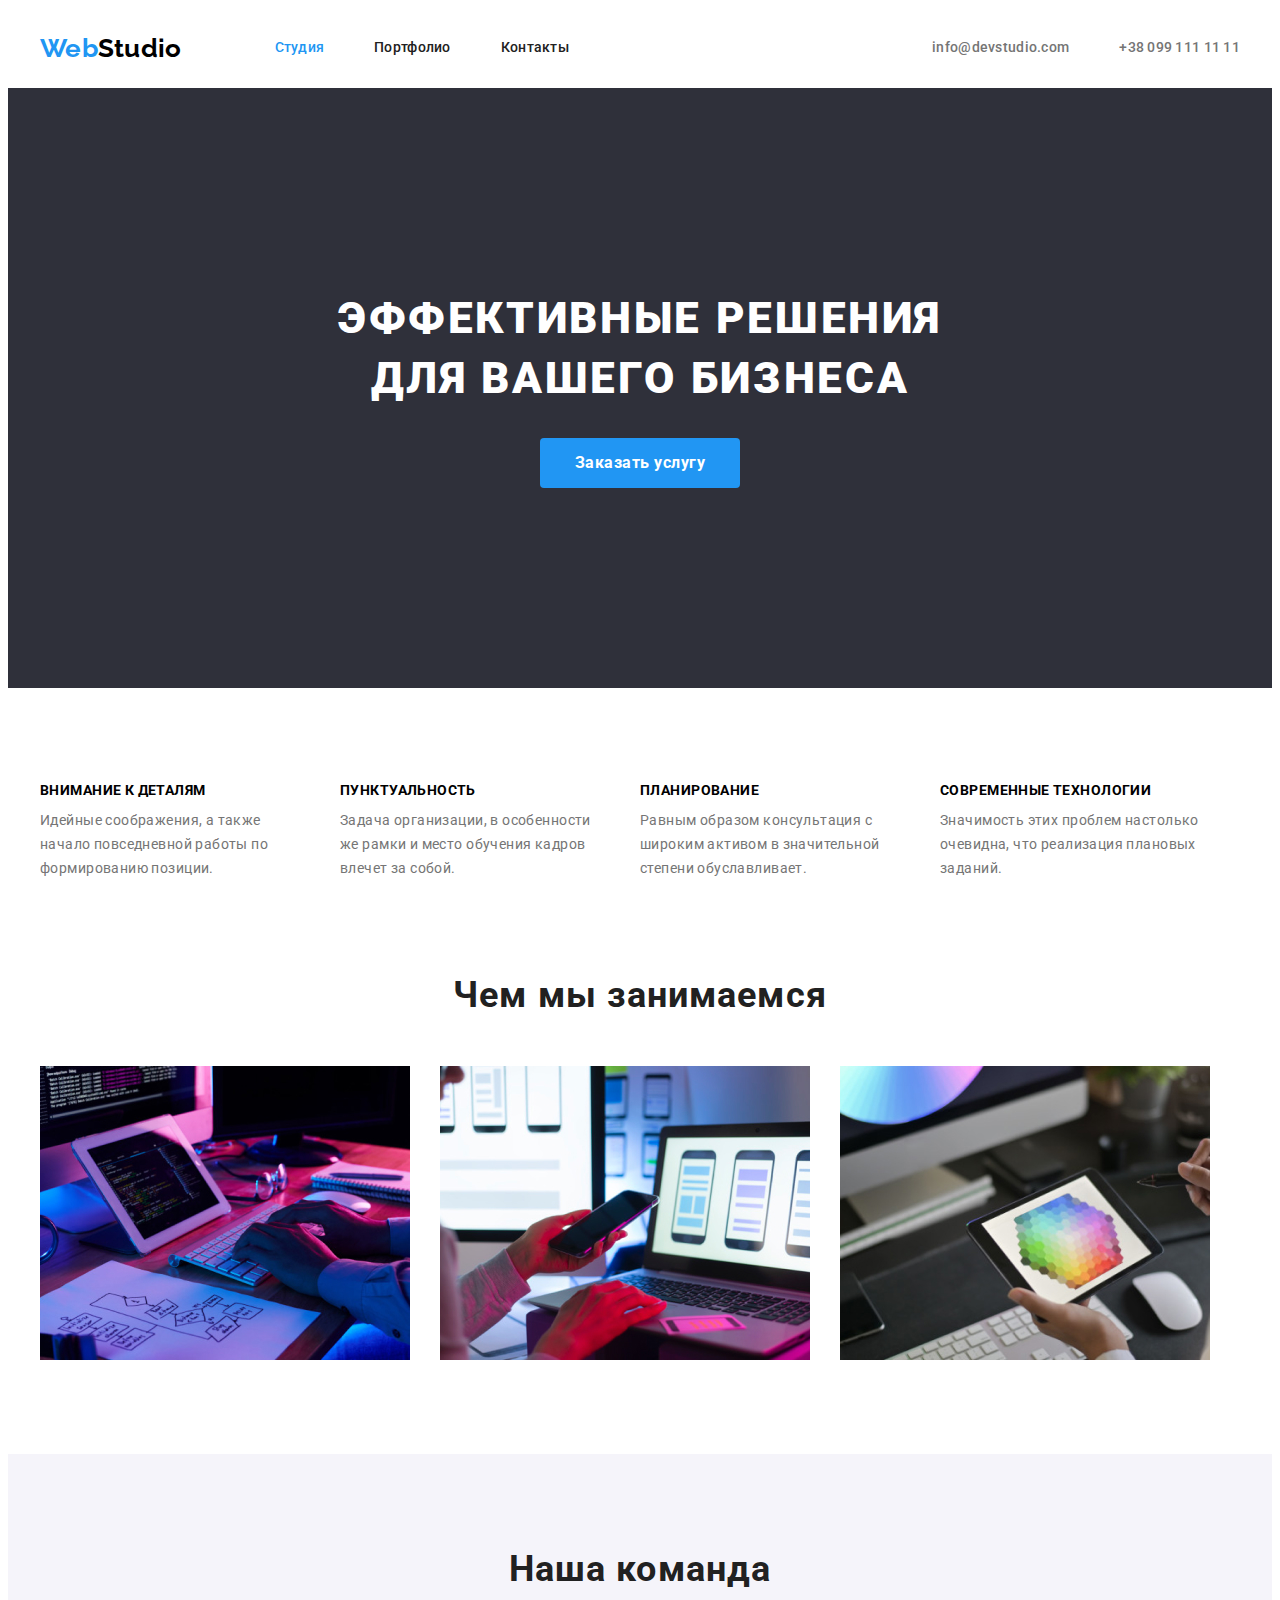
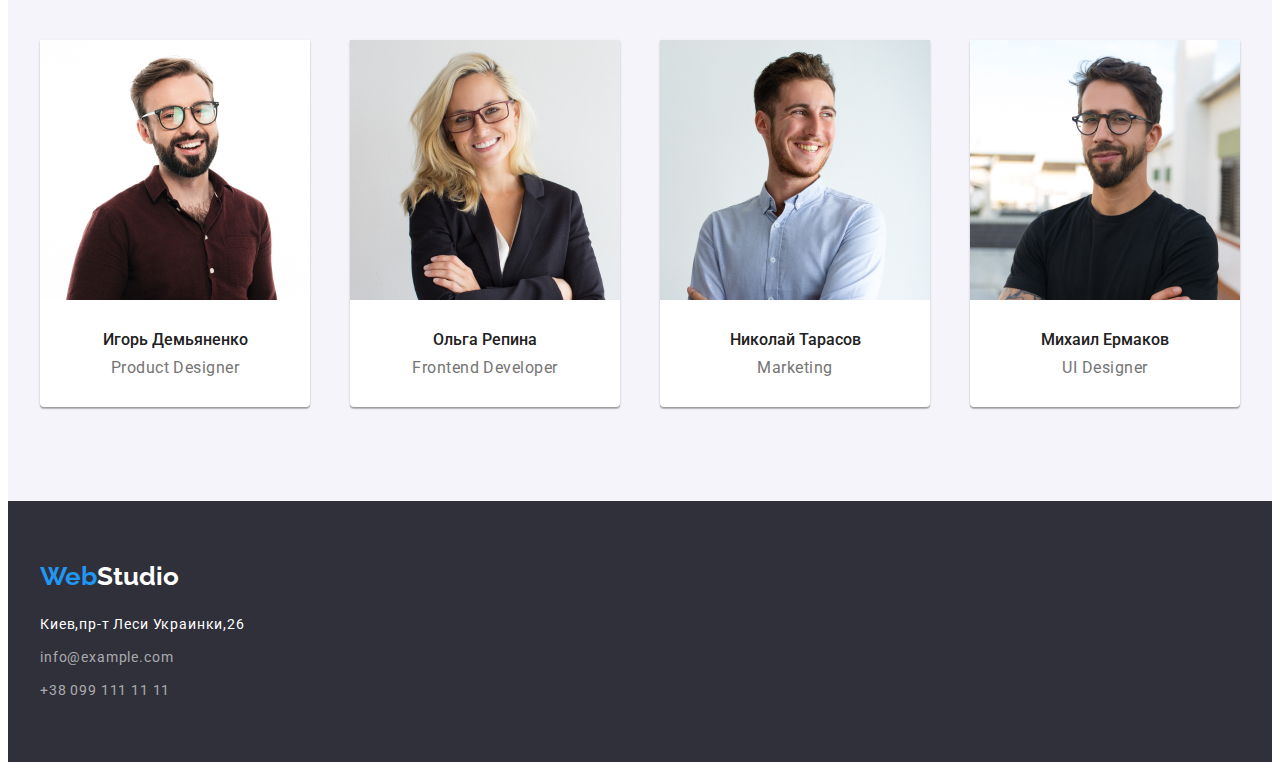
<file: index.html>
<!DOCTYPE html>
<html lang="ru">
  <head>
    <meta charset="UTF-8" />
    <meta http-equiv="X-UA-Compatible" content="IE=edge" />
    <meta name="viewport" content="width=device-width, initial-scale=1.0" />
    <title>WebStudio</title>
    <link rel="preconnect" href="https://fonts.google.com" />
    <link rel="preconnect" href="https://fonts.gstatic.com" crossorigin />
    <link
      rel="stylesheet"
      href="https://fonts.googleapis.com/css2?family=Raleway:wght@700&family=Roboto:wght@400;500;700;900&display=swap"
    />
    <link
      rel="stylesheet"
      href="https://cdnjs.cloudflare.com/ajax/libs/modern-normalize/1.1.0/modern-normalize.min.css"
      integrity="sha512-wpPYUAdjBVSE4KJnH1VR1HeZfpl1ub8YT/NKx4PuQ5NmX2tKuGu6U/JRp5y+Y8XG2tV+wKQpNHVUX03MfMFn9Q=="
      crossorigin="anonymous"
      referrerpolicy="no-referrer"
    />
    <link rel="stylesheet" href="./css/styles.css" />
  </head>
  <body>
    <header class="header">
      <div class="conteiner header-conteiner">
        <a class="logo link" href="./index.html"
          >Web<span class="header-logo">Studio</span></a
        >
        <nav class="header-nav">
          <ul class="header-list list">
            <li class="header-item">
              <a class="nav-item nav-item-current link" href="./index.html"
                >Студия</a
              >
            </li>
            <li class="header-item">
              <a class="nav-item link" href="./portfolio.html">Портфолио</a>
            </li>
            <li class="header-item">
              <a class="nav-item link" href="#contacts">Контакты</a>
            </li>
          </ul>
        </nav>
        <ul class="header-contacts list flex-nav">
          <li class="header-item">
            <a class="header-email link" href="mailto:info@devstudio.com"
              >info@devstudio.com</a
            >
          </li>
          <li class="header-item">
            <a class="header-phone link" href="tel:+380961111111"
              >+38 099 111 11 11</a
            >
          </li>
        </ul>
      </div>
    </header>
    <main>
      <section class="hero">
        <div class="conteiner">
          <h1 class="hero-title">
            Эффективные решения<br />
            для вашего бизнеса
          </h1>
          <button class="hero-button" type="button">Заказать услугу</button>
        </div>
      </section>
      <section class="section section-benefits">
        <div class="conteiner">
          <ul class="benefits list">
            <li class="benefits-item">
              <h2 class="title-work">ВНИМАНИЕ К ДЕТАЛЯМ</h2>
              <p class="text-work">
                Идейные соображения, а также начало повседневной работы по
                формированию позиции.
              </p>
            </li>
            <li class="benefits-item">
              <h2 class="title-work">ПУНКТУАЛЬНОСТЬ</h2>
              <p class="text-work">
                Задача организации, в особенности же рамки и место обучения
                кадров влечет за собой.
              </p>
            </li>
            <li class="benefits-item">
              <h2 class="title-work">ПЛАНИРОВАНИЕ</h2>
              <p class="text-work">
                Равным образом консультация с широким активом в значительной
                степени обуславливает.
              </p>
            </li>
            <li class="benefits-item">
              <h2 class="title-work">СОВРЕМЕННЫЕ ТЕХНОЛОГИИ</h2>
              <p class="text-work">
                Значимость этих проблем настолько очевидна, что реализация
                плановых заданий.
              </p>
            </li>
          </ul>
        </div>
      </section>
      <section class="section work">
        <div class="conteiner">
          <h2 class="title-about">Чем мы занимаемся</h2>
          <ul class="image-list list">
            <li class="image-item">
              <img
                src="./images/work/img.jpg"
                alt="код"
                width="370"
                height="294"
              />
            </li>
            <li class="image-item">
              <img
                src="./images/work/img-2.jpg"
                alt="дизайн"
                width="370"
                height="294"
              />
            </li>
            <li class="image-item">
              <img
                src="./images/work/img-3.jpg"
                alt="цвет"
                width="370"
                height="294"
              />
            </li>
          </ul>
        </div>
      </section>
      <section class="section section-team">
        <div class="conteiner">
          <h2 class="title-about">Наша команда</h2>
          <ul class="team-list list">
            <li class="team-item">
              <img
                src="./images/team/img6.jpg"
                width="270"
                height="260"
                alt="foto"
              />
              <div class="team-content">
                <h2 class="title-name">Игорь Демьяненко</h2>
                <p class="text-profession">Product Designer</p>
              </div>
            </li>
            <li class="team-item">
              <img
                src="./images/team/img7.jpg"
                width="270"
                height="260"
                alt="foto"
              />
              <div class="team-content">
                <h2 class="title-name">Ольга Репина</h2>
                <p class="text-profession">Frontend Developer</p>
              </div>
            </li>
            <li class="team-item">
              <img
                src="./images/team/img8.jpg"
                width="270"
                height="260"
                alt="foto"
              />
              <div class="team-content">
                <h2 class="title-name">Николай Тарасов</h2>
                <p class="text-profession">Marketing</p>
              </div>
            </li>
            <li class="team-item">
              <img
                src="./images/team/img9.jpg"
                width="270"
                height="260"
                alt="foto"
              />
              <div class="team-content">
                <h2 class="title-name">Михаил Ермаков</h2>
                <p class="text-profession">UI Designer</p>
              </div>
            </li>
          </ul>
        </div>
      </section>
    </main>
    <footer class="footer">
      <div class="conteiner">
        <div class="logo-footer">
          <a href="./index.html" class="logo link"
            >Web<span class="footer-logo">Studio</span></a
          >
        </div>
        <address class="footer-address">
          <ul class="footer-items list">
            <li>
              <a class="footer-adress" href="">Киев,пр-т Леси Украинки,26</a>
            </li>
            <li>
              <a class="footer-contact link" href="mailto:info@example.com"
                >info@example.com</a
              >
            </li>
            <li>
              <a href="tel:+380991111111" class="footer-contact link"
                >+38 099 111 11 11</a
              >
            </li>
          </ul>
        </address>
      </div>
    </footer>
  </body>
</html>
</file>
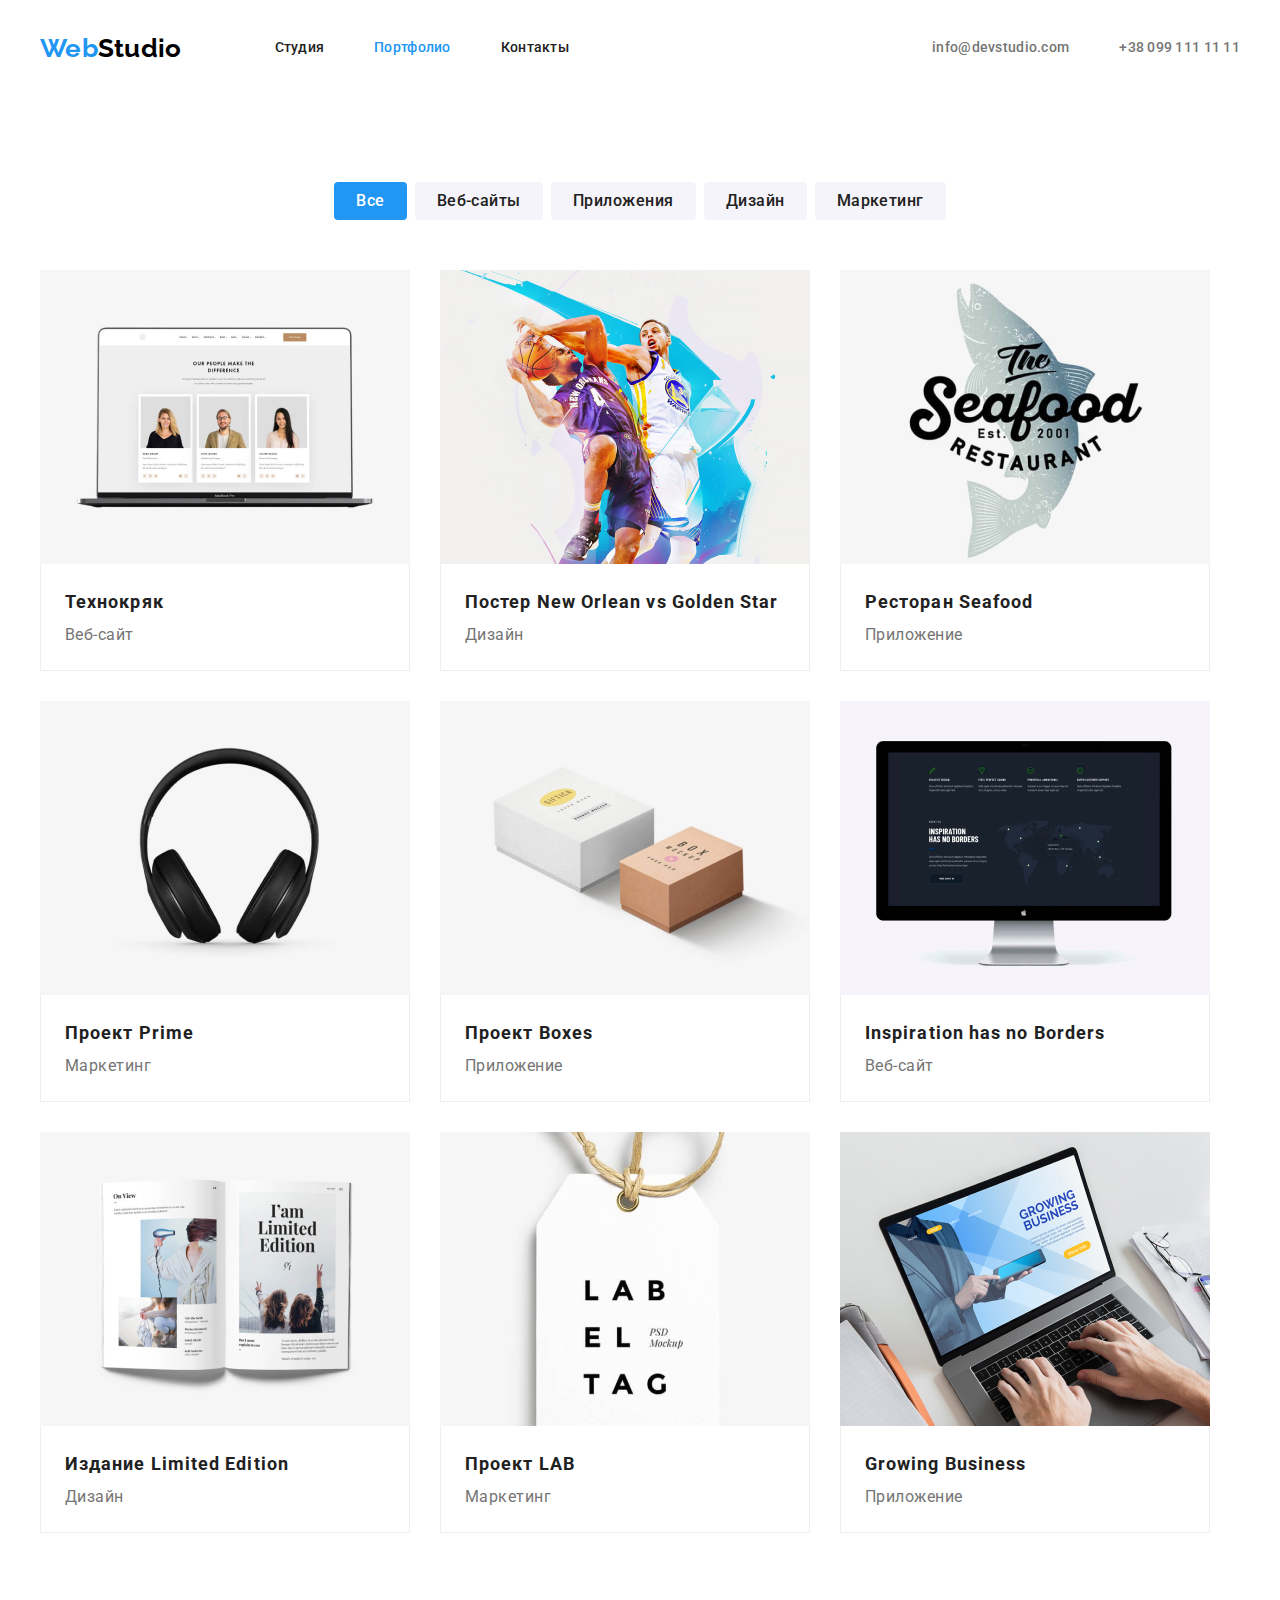
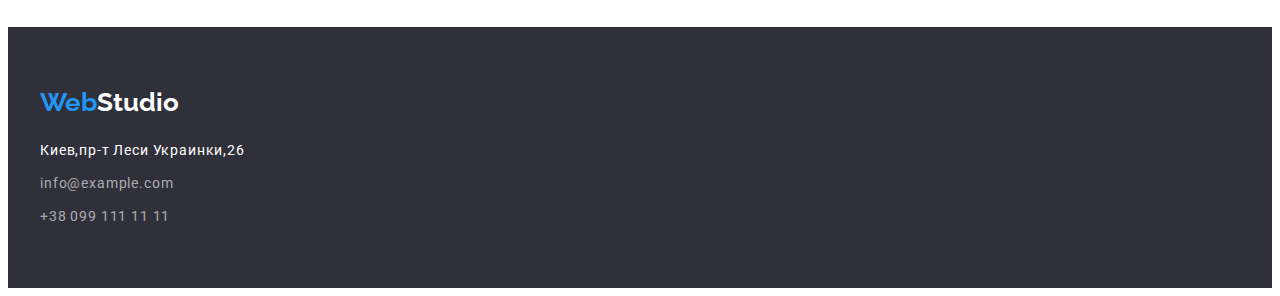
<file: portfolio.html>
<!DOCTYPE html>
<html lang="ru">
  <head>
    <meta charset="UTF-8" />
    <meta http-equiv="X-UA-Compatible" content="IE=edge" />
    <meta name="viewport" content="width=device-width, initial-scale=1.0" />
    <title>portfolio</title>
    <link rel="preconnect" href="https://fonts.google.com" />
    <link rel="preconnect" href="https://fonts.gstatic.com" crossorigin />
    <link
      rel="stylesheet"
      href="https://fonts.googleapis.com/css2?family=Raleway:wght@700&family=Roboto:wght@400;500;700;900&display=swap"
    />
    <link
      rel="stylesheet"
      href="https://cdnjs.cloudflare.com/ajax/libs/modern-normalize/1.1.0/modern-normalize.min.css"
      integrity="sha512-wpPYUAdjBVSE4KJnH1VR1HeZfpl1ub8YT/NKx4PuQ5NmX2tKuGu6U/JRp5y+Y8XG2tV+wKQpNHVUX03MfMFn9Q=="
      crossorigin="anonymous"
      referrerpolicy="no-referrer"
    />
    <link rel="stylesheet" href="./css/styles.css" />
  </head>
  <body>
    <header class="header">
      <div class="conteiner header-conteiner">
        <a class="logo link" href="./index.html"
          >Web<span class="header-logo">Studio</span></a
        >
        <nav class="header-nav">
          <ul class="header-list list">
            <li class="header-item">
              <a class="nav-item link" href="./index.html">Студия</a>
            </li>
            <li class="header-item">
              <a class="nav-item nav-item-current link" href="./portfolio.html"
                >Портфолио</a
              >
            </li>
            <li class="header-item">
              <a class="nav-item link" href="#contacts">Контакты</a>
            </li>
          </ul>
        </nav>
        <ul class="header-contacts list flex-nav">
          <li class="header-item">
            <a class="header-email link" href="mailto:info@devstudio.com"
              >info@devstudio.com</a
            >
          </li>
          <li class="header-item">
            <a class="header-phone link" href="tel:+380961111111"
              >+38 099 111 11 11</a
            >
          </li>
        </ul>
      </div>
    </header>

    <main>
      <section class="portfolio section">
        <div class="conteiner">
          <h1 class="visually-hidden">Портфолио</h1>
          <ul class="portfolio-categories list">
            <li class="portfolio-categories-item">
              <button type="button" class="work-btn-item current">Все</button>
            </li>
            <li>
              <button type="button" class="work-btn-item">Веб-сайты</button>
            </li>
            <li>
              <button type="button" class="work-btn-item">Приложения</button>
            </li>
            <li>
              <button type="button" class="work-btn-item">Дизайн</button>
            </li>
            <li>
              <button type="button" class="work-btn-item">Маркетинг</button>
            </li>
          </ul>

          <ul class="portfolio-list list">
            <li class="portfolio-item">
              <img
                src="./images/portfolio/img-6.jpg"
                alt="проект1"
                width="370"
              />
              <div class="work-portfolio">
                <h2 class="portfolio-title">Технокряк</h2>
                <p class="portfolio-text">Веб-сайт</p>
              </div>
            </li>
            <li class="portfolio-item">
              <img
                src="./images/portfolio/img-7.jpg"
                alt="проект2"
                width="370"
              />
              <div class="work-portfolio">
                <h2 class="portfolio-title">
                  Постер New Orlean vs Golden Star
                </h2>
                <p class="portfolio-text">Дизайн</p>
              </div>
            </li>
            <li class="portfolio-item">
              <img
                src="./images/portfolio/img-8.jpg"
                alt="проект3"
                width="370"
              />
              <div class="work-portfolio">
                <h2 class="portfolio-title">Ресторан Seafood</h2>
                <p class="portfolio-text">Приложение</p>
              </div>
            </li>
            <li class="portfolio-item">
              <img
                src="./images/portfolio/img-9.jpg"
                alt="проект4"
                width="370"
              />
              <div class="work-portfolio">
                <h2 class="portfolio-title">Проект Prime</h2>
                <p class="portfolio-text">Маркетинг</p>
              </div>
            </li>
            <li class="portfolio-item">
              <img
                src="./images/portfolio/img-10.jpg"
                alt="проект5"
                width="370"
              />
              <div class="work-portfolio">
                <h2 class="portfolio-title">Проект Boxes</h2>
                <p class="portfolio-text">Приложение</p>
              </div>
            </li>
            <li class="portfolio-item">
              <img
                src="./images/portfolio/img-11.jpg"
                alt="проект6"
                width="370"
              />
              <div class="work-portfolio">
                <h2 class="portfolio-title">Inspiration has no Borders</h2>
                <p class="portfolio-text">Веб-сайт</p>
              </div>
            </li>
            <li class="portfolio-item">
              <img
                src="./images/portfolio/img-12.jpg"
                alt="проект7"
                width="370"
              />
              <div class="work-portfolio">
                <h2 class="portfolio-title">Издание Limited Edition</h2>
                <p class="portfolio-text">Дизайн</p>
              </div>
            </li>
            <li class="portfolio-item">
              <img
                src="./images/portfolio/img-13.jpg"
                alt="проект8"
                width="370"
              />
              <div class="work-portfolio">
                <h2 class="portfolio-title">Проект LAB</h2>
                <p class="portfolio-text">Маркетинг</p>
              </div>
            </li>
            <li class="portfolio-item">
              <img
                src="./images/portfolio/img-14.jpg"
                alt="проект9"
                width="370"
              />
              <div class="work-portfolio">
                <h2 class="portfolio-title">Growing Business</h2>
                <p class="portfolio-text">Приложение</p>
              </div>
            </li>
          </ul>
        </div>
      </section>
    </main>
    <footer class="footer">
      <div class="conteiner">
        <div class="logo-footer">
          <a href="./index.html" class="logo link"
            >Web<span class="footer-logo">Studio</span></a
          >
        </div>
        <address class="footer-address">
          <ul class="footer-items list">
            <li>
              <a class="footer-adress" href="">Киев,пр-т Леси Украинки,26</a>
            </li>
            <li>
              <a class="footer-contact link" href="mailto:info@example.com"
                >info@example.com</a
              >
            </li>
            <li>
              <a href="tel:+380991111111" class="footer-contact link"
                >+38 099 111 11 11</a
              >
            </li>
          </ul>
        </address>
      </div>
    </footer>
  </body>
</html>
</file>
<file: css/styles.css>
:root {
--primary-text-color: #757575;
--title-text-color: #212121;
--accent-color: #2196f3; 
--primery-white-color: #ffffff;
--primery-black-color: #000000;
--second-grey-color: #f5f4fa;
--footer-bg-color: #2f303a; 
--contacts-ft-color: rgba(255,255,255,0.6);
--social-links-ft-bg-colors: rgba(255,255,255,0.1);
--button-hero-hover-color: #188ce8; 
--header-border-bottom-color: #ececec; 
--portfolio-project-border: #eeeeee; 
--clients-primary-color: #afb1b8; 
--work-text-bg-color: rgba(47,48,58,0.8); 
--portfolio-overlay-text-bg-color: rgba(33,150,243,0.9); 
--modal-window-bg-color: rgba(0,0,0,0.2);
--modal-window-close-border-color: rgba(0,0,0,0.1); 
 }
 
body {
font-family: 'Roboto', sans-serif;

}

h1,
h2,
h3,
h4,
h5,
h6,
p {
    margin: 0;
}

img {
    display: block;
}
.link {
    text-decoration: none;
    color:currentcolor;
 }
.list {
    list-style: none;
    padding: 0;
    margin: 0;
 }
 
 

.conteiner {
    width: 1200px;
    padding-left: 15px;
    padding-right: 15px;
    margin-left:auto;
    margin-right:auto;

    
}
.section {
    padding-top: 94px;
    padding-bottom: 94px;
}

// Header //

  .header {
    background: solid #FFFFFF
    
}
  .header-conteiner {
    display: flex;
    align-items: center;
    
}  


.logo {
margin-right: 93px;
}

.header-nav {
    margin-right :auto;
}

.header-list {
    display: flex ;
    gap: 50px;
}

.flex-nav{
    display: flex;
    align-items: center;
    gap: 50px;
    
}
.contacts-list {
    display:flex;
    margin-right: auto;
}
.header-email:hover {
    color: #2196F3;
}
.header-email {
    color: #757575;
}

.header-phone {
    color: #757575;
}
.header-phone:hover,
.header-phone:focus {
    color: #2196F3;
}
.header-email {
   
}
.nav-item {
    display: block;
    padding: 32px 0;
    
}
.nav-item:hover,
.nav-item:focus {
    color: #2196F3;
}
.nav-item.nav-item-current {
color: #2196F3;
}
.nav-item-portf:hover {
    color: #2196F3;
}
.nav-item-portf:focus {
    color: #2196F3;
}

.header-item-studio: {
    color: #212121;
}

.header-link {
    padding-top: 32px;
    padding-bottom: 32px;
    font-weight: 500;
    font-size: 14px;
    line-height: calc(16/14);
    letter-spacing: 0.02em;
    color:var(--title-text-color)
    display: block;

}


.header {
    color: #212121;
    font-weight: 500;
    font-size: 14px;
    line-height: 1.14;
    letter-spacing: 0.02em;
    border-bottom: 1px #ECECEC;
}


/* logo Website */

 .logo {
    font-family: Raleway, sans-serif;
    font-weight: 700;
    font-size: 26px;
    line-height: 1.19;
    color:#2196f3;
 }

 .header-logo {
    color: var(--primery-black-color);
 }

 .header-current.link {
    color: var(--accent-color);
 }



 
.header-contacts-link {
font-weight: 500;
font-size: 14px;
line-height: calc(16/14);
letter-spacing: 0.02em;
color: #757575; 

}

 








/* hero */

.hero {
    padding: 200px 452px;
    text-align: center;
    padding: 200px 0px;
    background-color: #2f303a

}

.hero-title {
    
    font-weight: 900;
    font-size: 44px;
    line-height:calc(60/44) ;
    letter-spacing: 0.06em;
    text-align: center;
    color: var(--primery-white-color);
    text-transform: uppercase;
    margin-bottom: 30px;
 }
.hero-button {
    max-width: 250px;
    min-width: 200px;
    min-height: 50px;
    padding: 9px 31px;
letter-spacing: 0.03em;
    align-self: center;
    font-family: "Roboto",sans-serif;
    border-radius: 4px;
    font-weight: 700;
    font-size: 16px;
    line-height: calc(30/16);
   background-color: #2196f3;
   color: #ffffff;
   border: none;
}

 

/* main */


.conteiner-work {
    padding-top: 94px;
    padding-bottom: 94px;
  
   
}
.work-list list {
    display: flex;
  
}
.image-list {
    display: flex;
    gap: 30px;
   
}
.img {
    display: block;
    }

.title-work {
font-weight: 700;
font-size: 14px;
line-height:calc(16/14)  ;
letter-spacing: 0.03em;
text-transform: uppercase
color: var(--title-text-color); 
margin-bottom: 10px;

}

.text-work { 
    
font-weight: 400;
font-size: 14px;
line-height:calc(24/14) ;
letter-spacing: 0.03em;
color:var(--primary-text-color);

}

.work-list {
    margin-top: 94px;
}
.benefits {
    display: flex;
    gap: 30px;
   
}
.benefits-item {
    width: 270px;
}
.section.work {
    padding-top: 0;
}
.image-item {
    align-items: center;
   
}
.section-team {
     background-color: #F5F4FA;
}

   

.title-about {


font-weight: 700;
font-size: 36px;
line-height:calc(42/36);
letter-spacing:0.03em;
text-align: center;
color: var(--title-text-color); 

}
.title-about {
    margin-bottom: 50px;
}

.team-list {
    display:flex;
    justify-content: space-between;
   
}
img {
    display: block;
}

.title-name {
    font-weight: 500;
    font-size: 16px;
    line-height: calc(19/16);
    color: #212121;
    text-align: center;
  margin-bottom: 10px;
}
.text-profession {
   
    font-size: 16px;
    line-height: calc(18/16);
    letter-spacing: 0.03em;
    color: #757575;
    text-align: center;
    }
.team-item {
box-shadow: 0px 1px 3px rgba(0, 0, 0, 0.12), 0px 1px 1px rgba(0, 0, 0, 0.14),
0px 2px 1px rgba(0, 0, 0, 0.2);
 border-radius: 0px 0px 4px 4px;
background-color: #ffffff;
}

.team-content {
padding: 30px 10px;

 
    }
  

 /* footer */
 .footer {
   
    padding-top: 60px;
    padding-bottom: 60px;
    background-color: var(--footer-bg-color);
 }
 footer-items {
   
    flex-direction: column;
    gap: 9px;
 }
 .logo-footer {
    margin-bottom: 20px;
 }
.footer-logo {
    color: #2196f3;
    font-family: Raleway,sans-serif;
    font-weight: 700;
    font-size: 26px;
    line-height: 1.19;
    
    
}
.footer-logo {
    color: var(--primery-white-color);
}


.footer-address {
font-style: normal;
}
.footer-adress:hover {
    color: #188ce8;
}
.footer-adress:focus {
    color: #188ce8;
}
.footer-adress {
    font-size: 14px;
    line-height: calc(24/14);
    letter-spacing: 0.06em;
    color: var(--primery-white-color);
    text-decoration: none;
    
}


.footer-contact {
    font-size: 14px;
    line-height: calc(24/14);
    letter-spacing: 0.06em;
    color: rgba(255, 255, 255, 0.6)
   
}

.footer-contact:hover,
.footer-contact:focus {
color: #188ce8;
}
  
 
  
/* portfolio page */


.portfolio-conteiner{
display: flex;
    justify-content: center;
    margin-bottom: 50px;
}
.work-btn-item {
    padding: 6px 22px;
    font-family: "Roboto",sans-serif;
    font-weight: 500;
    font-size: 16px;
    line-height: calc(26/16);
    text-align: center;
    letter-spacing: 0.03em;
    color: #212121;
    background-color: #F5F4FA;
    border-radius: 4px;
    border: none;
}
.work-btn-item.current {
    background-color: #2196F3;
    color: #FFFFFF;
}
.work-btn-item: hover,
.work-btn-item:focus {
    color: #FFFFFF
}
.portfolio-categories {
    display: flex;
    gap: 8px;
    justify-content: center;
    margin-bottom: 50px;

}


 .logo link {
    font-family: Raleway, sans-serif;
    
    font-weight: 700;
    font-size: 26px;
    line-height: 1.19;
    color:#2196f3;
 }

 .header-logo {
    color: var(--primery-black-color);
 }

 .header-link {
    
    color:var(--title-text-color);
    text-decoration: none;
 }

 
 
.header-portfolio {
    font-family: "Roboto",sans-serif;
    color: #212121;
    font-weight: 500;
    font-size: 14px;
    font-style: normal;
   text-decoration: none;
}




.work-btn-current-item {
    
background-color: #2196F3;
color: #ffffff;
    }

.header-portfolio:hover {
    color: #2196f3;
}
.header-portfolio-current {
    font-weight: 500;
    font-size: 14px;
    color:#2196f3  

}
.work-btn-list {
    background-color: var(--portfolio-overlay-text-bg-color);
   color: var(--second-grey-color);
}
.work-btn-item:hover,
.work-btn-item:focus { 
background-color: var(--accent-color);
color: var(--primery-white-color);
}
    
.work-btn-item {
font-family: "Roboto", sans-serif;
font-weight: 500;
font-size: 16px;
line-height:calc(26/16);
letter-spacing: 0.03em;
color:var(--title-text-color) ;
cursor: pointer;
}

.header-kontact {
font-family:"Roboto",sans-serif ;
font-style: normal;
font-weight: 500;
font-size: 14px;
line-height: calc(16/14);
letter-spacing: 0.02em;
color: #757575; 
text-decoration: none;
}
.header-kontact:hover {
    color: #188ce8;
}
.header-kontact:focus {
    color: #188ce8;
}
.portfolio-conteiner {
    display: flex;
    flex-wrap:wrap;
    gap: 30px;
    column-gap: 30px; 
}



.portfolio-btn {
    background-color: #2196f3; 
    cursor: pointer;
      
} 
.visually-hidden {
    display: none;
}

.portfolio-categories {
    display: flex;
    gap: 8px;
    
}

.portfolio-list {
   display: flex;
    flex-wrap: wrap;
    gap: 30px;
  

}
.portfolio-item {
 flex-basis: 370px;

}

 .work-portfolio {
    padding: 20px 24px;
    border: 1px solid #eeeeee;
    border-top: none; 
    
 }

.portfolio-title {
    margin-bottom: 4x;

    font-weight: 700px;
    font-size: 18px;
    line-height: calc(36/18);
    letter-spacing: 0.06em;
    color:var(--title-text-color);
    

}

.portfolio-text {
font-weight: 400;
font-size: 16px;
line-height: calc(30/16);
letter-spacing: 0.03em;
color:var(--primary-text-color);
}


/* footer portfolio */

.footer-logoportflio {
    color: #2196f3;
    font-family: Raleway,sans-serif;
    font-weight: 700;
    font-size: 26px;
    line-height: 1.19;
    
}
.footer-logoportfolio {
    color: var(--primery-white-color);
}


 
 footer-items {
    display: flex;
    flex-direction: column;
    gap: 9px;
 }
 .logo-footer {
    margin-bottom: 20px;
 }
.footer1 {
    font-style: normal;
}
.footer-address {
    margin-top: 20px;
font-style: normal;
}
.footer-items li:not(:last-child) {
    margin-bottom: 9px;
}
.footer-adress:hover {
    color: #188ce8;
}
.footer-adress:focus {
    color: #188ce8;
}
.footer-adress {
    font-size: 14px;
    line-height: calc(24/14);
    letter-spacing: 0.06em;
    color: var(--primery-white-color);
    text-decoration: none;
    
}
.footer-contact:hover,
.footer-contact:focus {
    color: #188ce8;
}


.footer-contact {
    font-size: 14px;
    line-height: calc(24/14);
    letter-spacing: 0.06em;
    color: rgba(255, 255, 255, 0.6)
   
}
</file>
